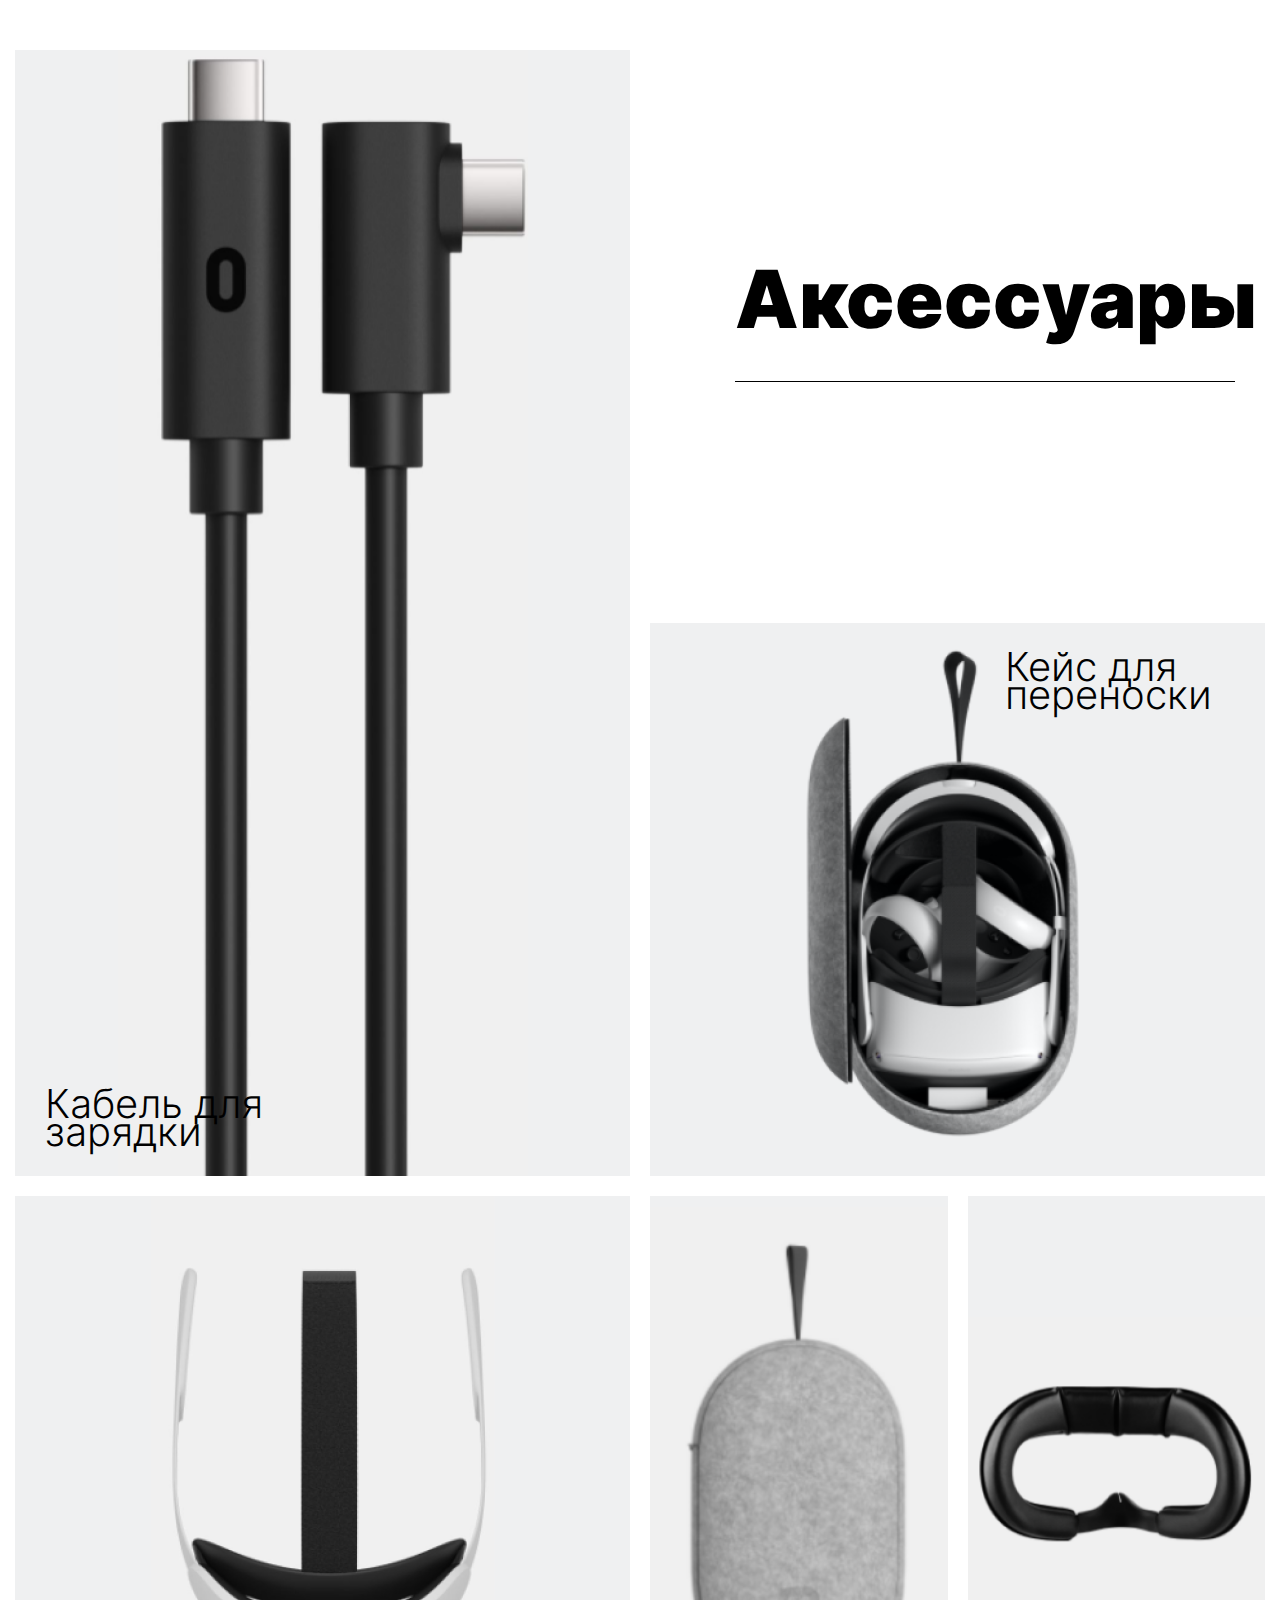
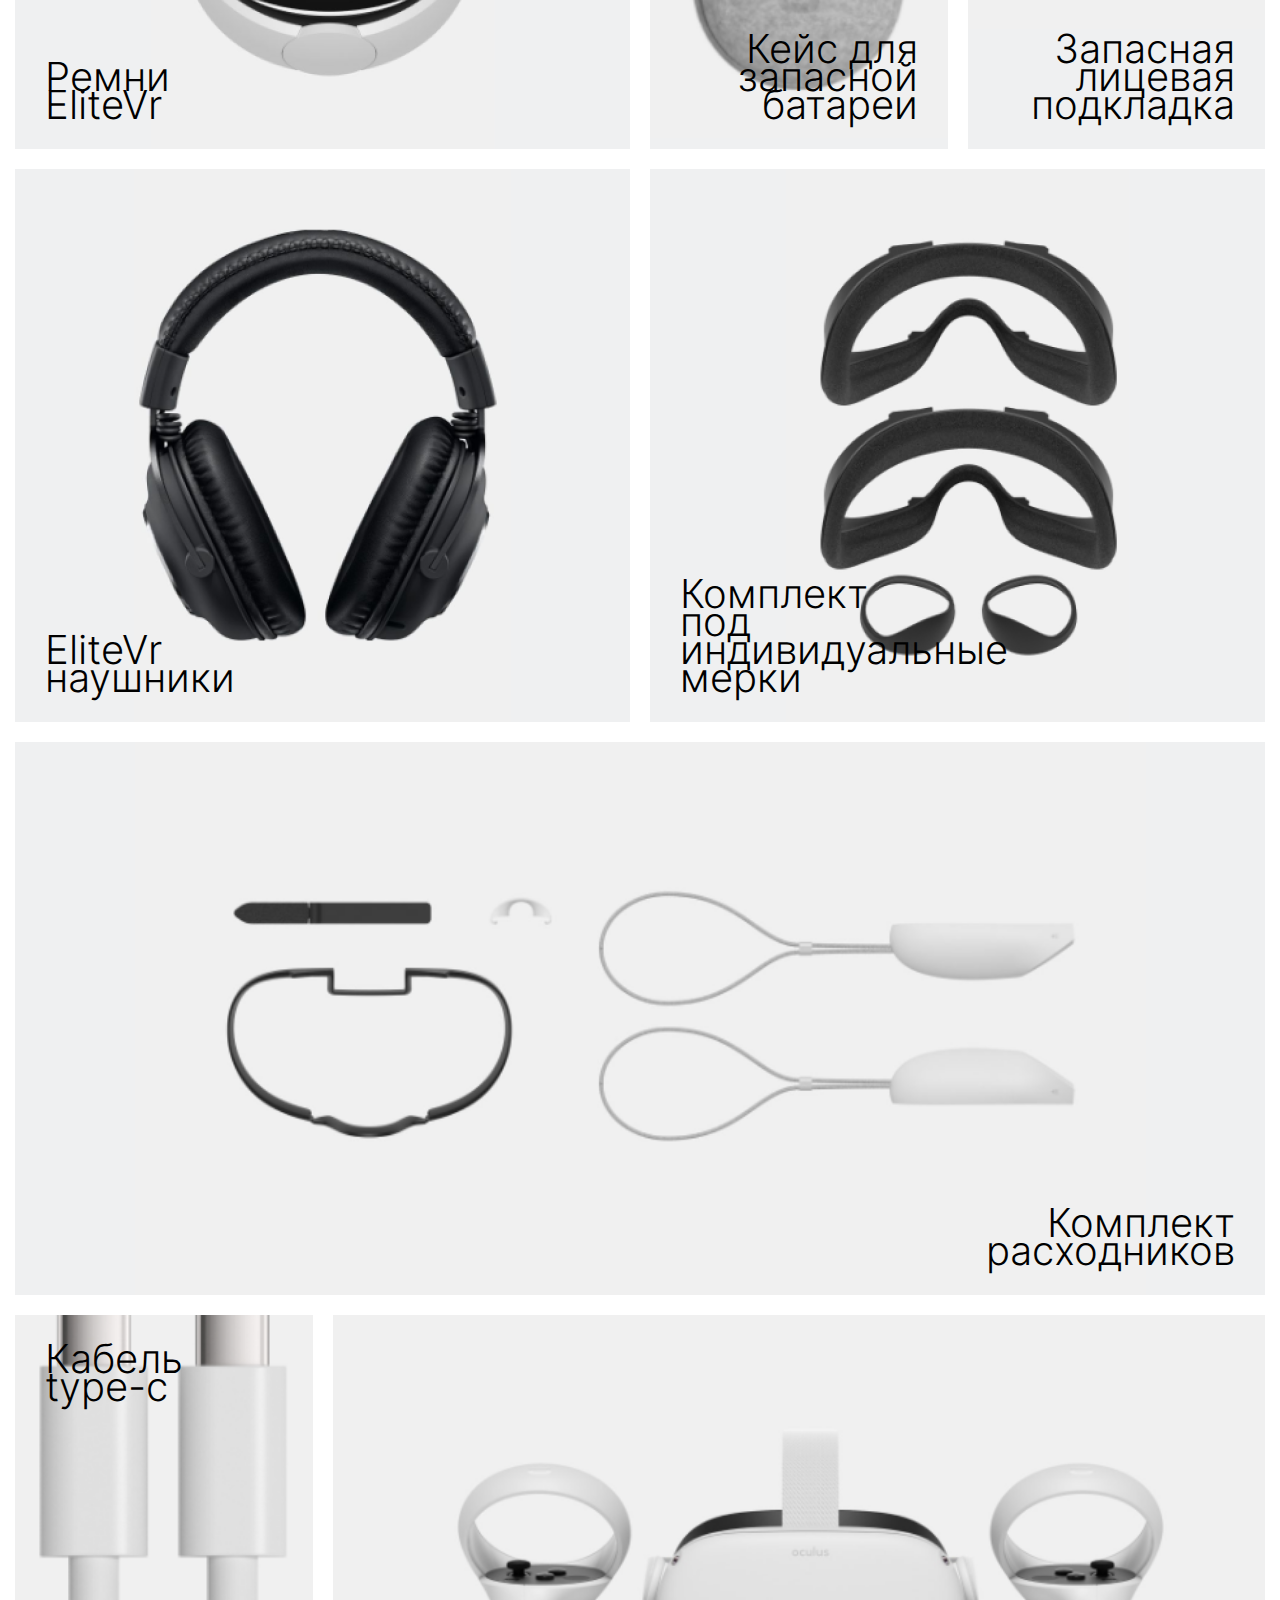
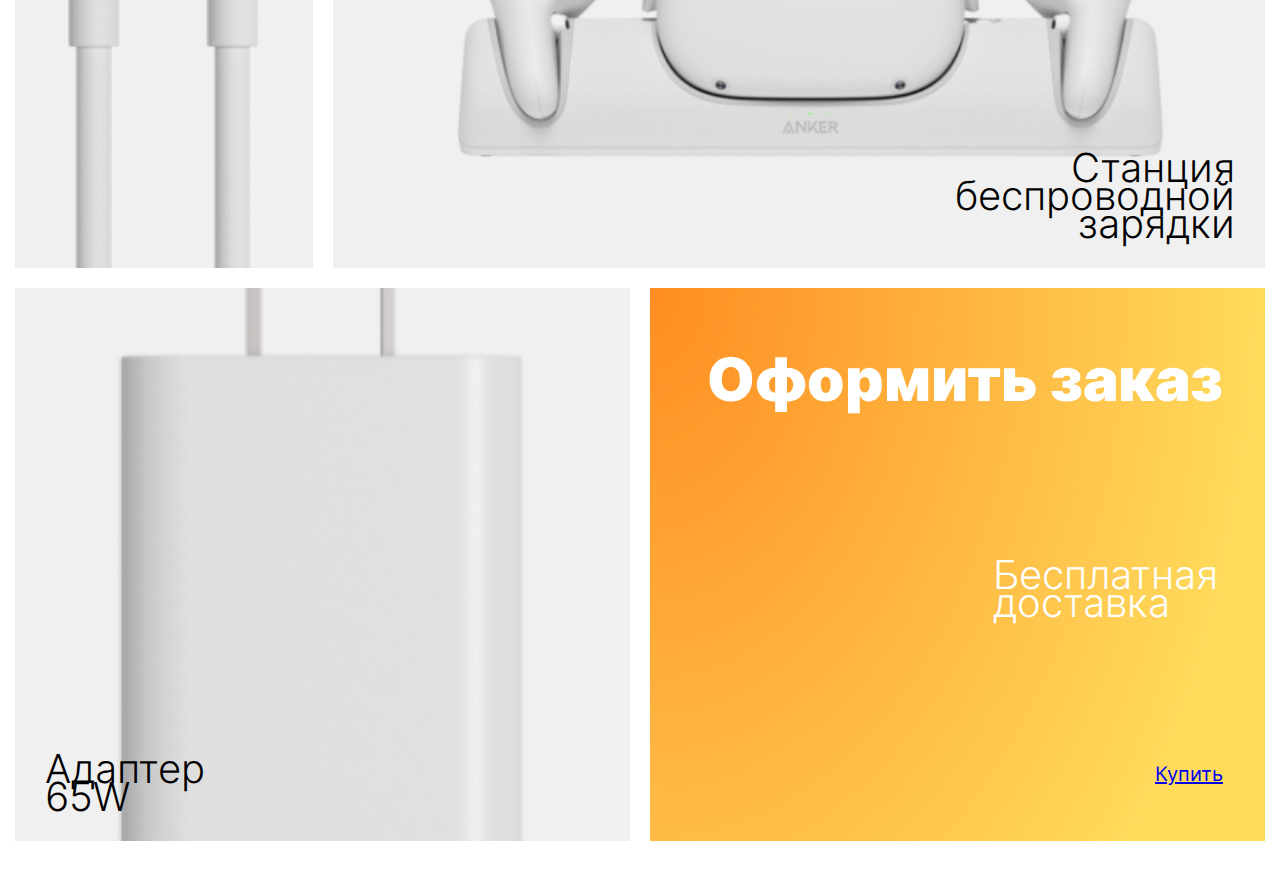
<file: accessories.html>
<!-- СТРАНИЦА ИЗ ДЗ 3 -->
<!DOCTYPE html>
<html>

<head>
    <meta charset="UTF-8">
    <meta name="viewport" content="width=device-width, initial-scale=1.0">
    <title>Аксессуары</title>
    <link rel="icon" href="img/favicon.ico" type="image/x-icon">
    <link href="https://cdn.jsdelivr.net/npm/bootstrap@5.1.3/dist/css/bootstrap.min.css" rel="stylesheet"
        integrity="sha384-1BmE4kWBq78iYhFldvKuhfTAU6auU8tT94WrHftjDbrCEXSU1oBoqyl2QvZ6jIW3" crossorigin="anonymous">
    <link rel="stylesheet" href="style.css">
</head>

<body>
    <section class="accessories container">
        <div class="accessories-grid">
            <div class="accessories-card a-card1">
                <h1>Аксессуары</h1>
            </div>
            <div class="accessories-card a-card2">
                <p>Кабель для зарядки</p>
            </div>
            <div class="accessories-card a-card3">
                <p>Кейс для переноски</p>
            </div>
            <div class="accessories-card a-card4">
                <p>Ремни EliteVr</p>
            </div>
            <div class="accessories-card a-card5">
                <p>Кейс для запасной батареи</p>
            </div>
            <div class="accessories-card a-card6">
                <p>Запасная лицевая подкладка</p>
            </div>
            <div class="accessories-card a-card7">
                <p>EliteVr наушники</p>
            </div>
            <div class="accessories-card a-card8">
                <p>Комплект под индивидуальные мерки</p>
            </div>
            <div class="accessories-card a-card9">
                <p>Комплект расходников</p>
            </div>
            <div class="accessories-card a-card10">
                <p>Кабель type-c</p>
            </div>
            <div class="accessories-card a-card11">
                <p>Станция беспроводной зарядки</p>
            </div>
            <div class="accessories-card a-card12">
                <p>Адаптер 65W</p>
            </div>
            <div class="accessories-card a-card13">
                <h3>Оформить заказ</h3>
                <p>
                    Бесплатная доставка
                </p>
                <a href="form.html" class="btn btn-primary">Купить</a>
            </div>
        </div>
    </section>
</body>
</file>
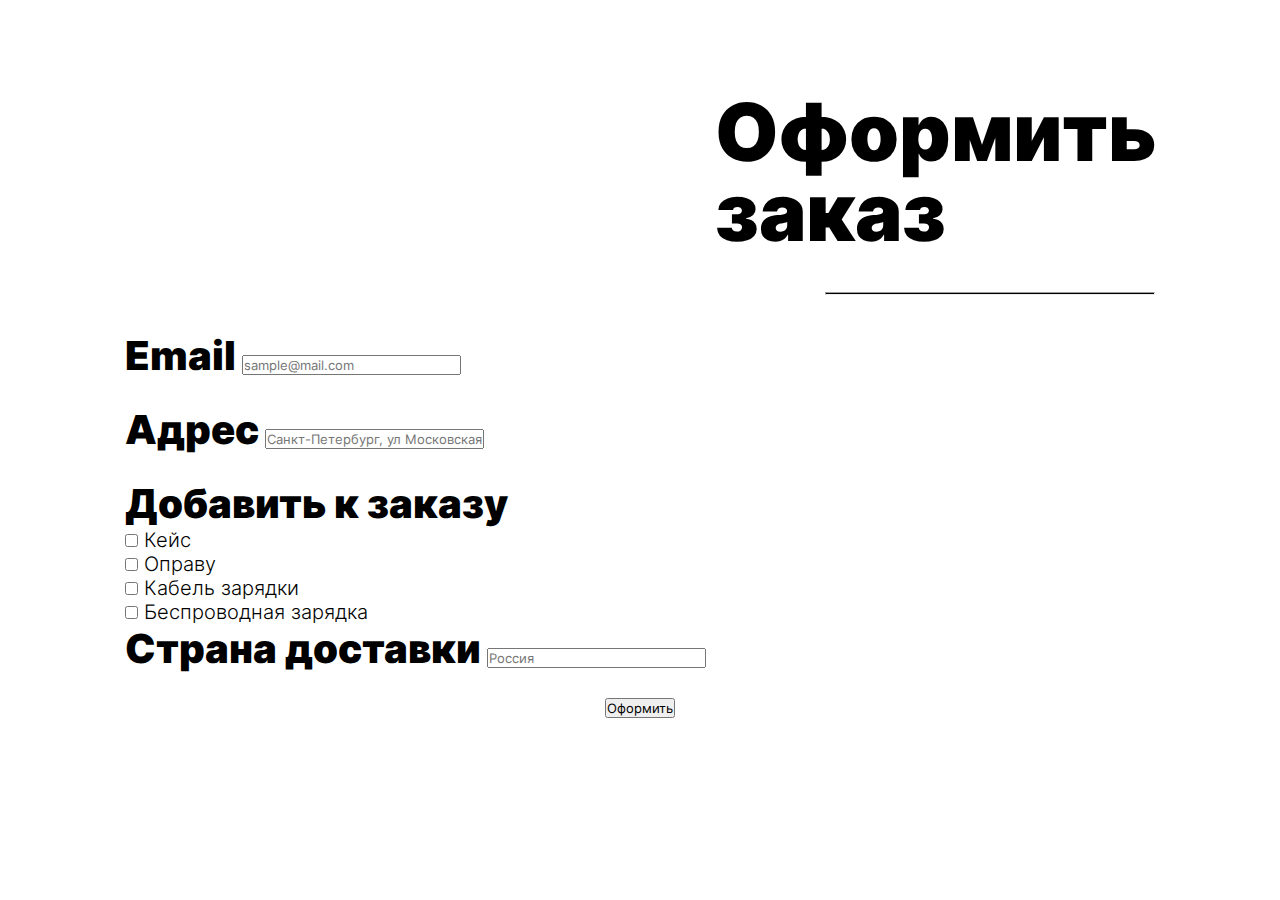
<file: form.html>
<!DOCTYPE html>
<html>
<head>
	<meta charset="UTF-8">
	<meta name="viewport" content="width=device-width, initial-scale=1.0">
	<title>Форма для регистрации заказа</title>
	<link rel="icon" href="img/favicon.ico" type="image/x-icon">
	<link href="https://cdn.jsdelivr.net/npm/bootstrap@5.1.3/dist/css/bootstrap.min.css" rel="stylesheet" integrity="sha384-1BmE4kWBq78iYhFldvKuhfTAU6auU8tT94WrHftjDbrCEXSU1oBoqyl2QvZ6jIW3" crossorigin="anonymous">
	<link rel="stylesheet" href="style.css">
</head>
<body>
	<div class="form__container container">
        <h2>Оформить заказ</h2>
        <hr>
        <form action="#" class="form">
        	<div>
	            <label for="mailInput">Email</label>
	            <input type="text" name="email" id="mailInput" class="form-control" placeholder="sample@mail.com">
            </div>
            <div>
				<label for="adressInput">Адрес</label>
				<input type="text" name="adress" id="adressInput" class="form-control" placeholder="Санкт-Петербург, ул Московская 23">
            </div>
            <div>
                <p>Добавить к заказу</p>
                <div>
                    <input type="checkbox" class=".form-check" id="additionalCase" name="case">
                    <label for="additionalInput">Кейс</label>
                </div>
                <div>
                    <input type="checkbox" class=".form-check" id="additionalFrame" name="frame">
                    <label for="additionalFrame">Оправу</label>
                </div>
                <div>
                    <input type="checkbox" class=".form-check" id="additionalCable" name="cable">
                    <label for="additionalCable">Кабель зарядки</label>
                </div>
                <div>
                    <input type="checkbox" class=".form-check" id="additionalWireless" name="wireless">
                    <label for="additionalWireless">Беспроводная зарядка</label>
                </div>
            </div>
            <div>
                <label for="contryInput">Страна доставки</label>
                <input type="text" name="adress" id="contryInput" class="form-control" placeholder="Россия">
            </div>
            <button class="form__btn btn btn-primary">Оформить</button>

        </form>
    </div>

</body>
</html>
</file>
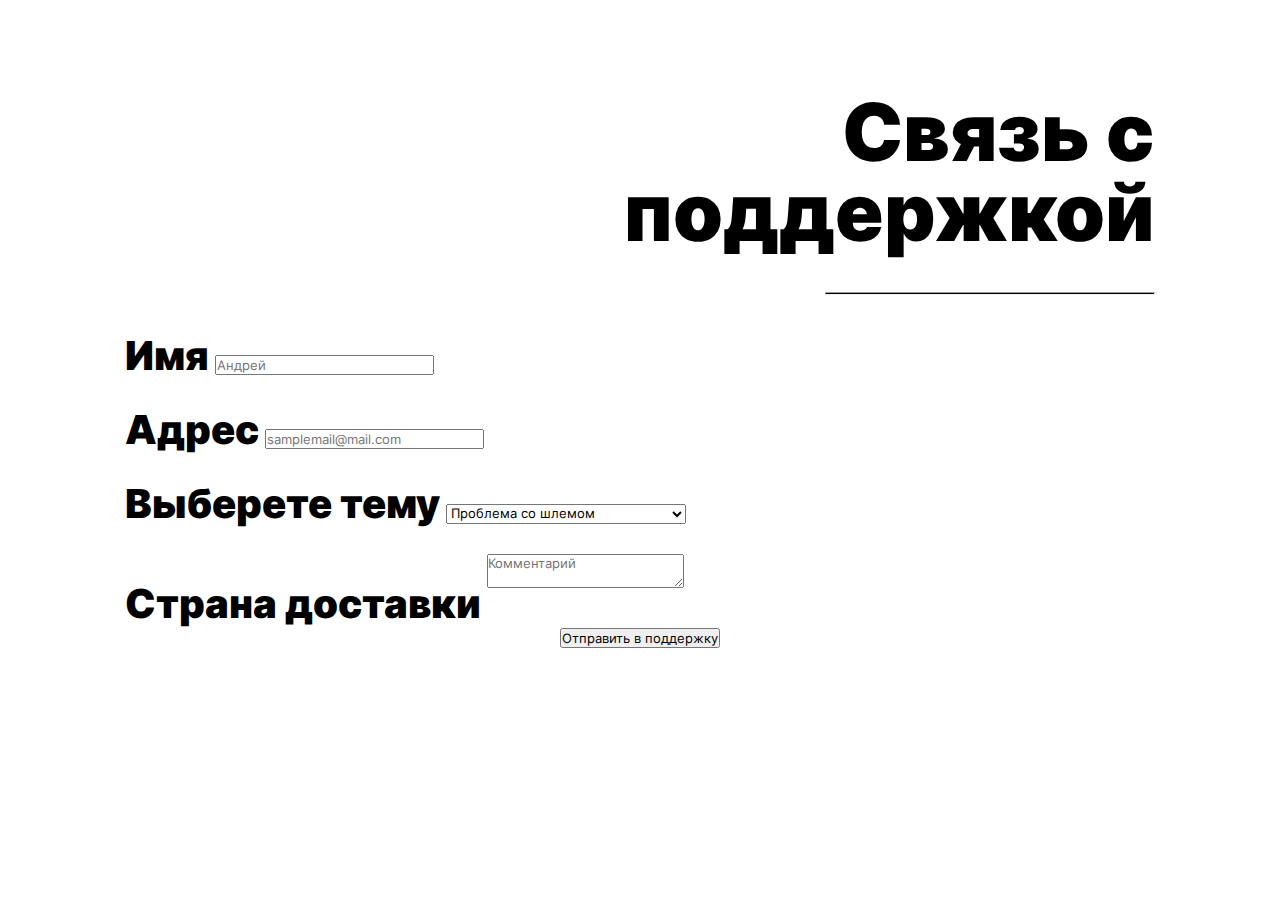
<file: support.html>
<!-- СТРАНИЦА ДЛЯ ДЗ 1 -->

<!DOCTYPE html>
<html lang="en">
<head>
    <meta charset="UTF-8">
    <meta http-equiv="X-UA-Compatible" content="IE=edge">
    <meta name="viewport" content="width=device-width, initial-scale=1.0">
    <title>Форма поддержки и обратной связи</title>
    <link href="https://cdn.jsdelivr.net/npm/bootstrap@5.1.3/dist/css/bootstrap.min.css" rel="stylesheet" integrity="sha384-1BmE4kWBq78iYhFldvKuhfTAU6auU8tT94WrHftjDbrCEXSU1oBoqyl2QvZ6jIW3" crossorigin="anonymous">
    <link rel="shortcut icon" href="img/favicon.ico" type="image/x-icon">
    <link rel="stylesheet" href="style.css">
</head>
<body>
    <div class="support-form container">
        <h2>Связь с поддержкой</h2>
        <hr>
        <form action="#" class="support-form__container">
            <div>
                <label for="mailInput">Имя</label>
                <input type="text" name="name" id="nameInput" class="form-control" placeholder="Андрей">
            </div>
            <div>
                <label for="adressInput">Адрес</label>
                <input type="text" name="email" id="emailInput" class="form-control" placeholder="samplemail@mail.com">
            </div>
            <div>
                <label for="ask-category">Выберете тему</label>
                <select class="form-select" id="ask-category">
                    <option selected value="p1">Проблема со шлемом</option>
                    <option value="p2">Проблема с доставкой</option>
                    <option value="p3">Проблема в эксплуатации</option>
                    <option value="p4">Рекомендации по обслуживанию</option>
                    <option value="p5">Общие вопросы</option>
                    <option value="p6">Жалобы и предложения</option>
                  </select>
            </div>
            <div>
                <label for="ask-comment">Страна доставки</label>
                <textarea name="comment" id="ask-comment" class="form-control" placeholder="Комментарий"></textarea>
            </div>
            <button class="support__button btn btn-primary">Отправить в поддержку</button>
        </form>
    </div>
</body>
</html>
</file>
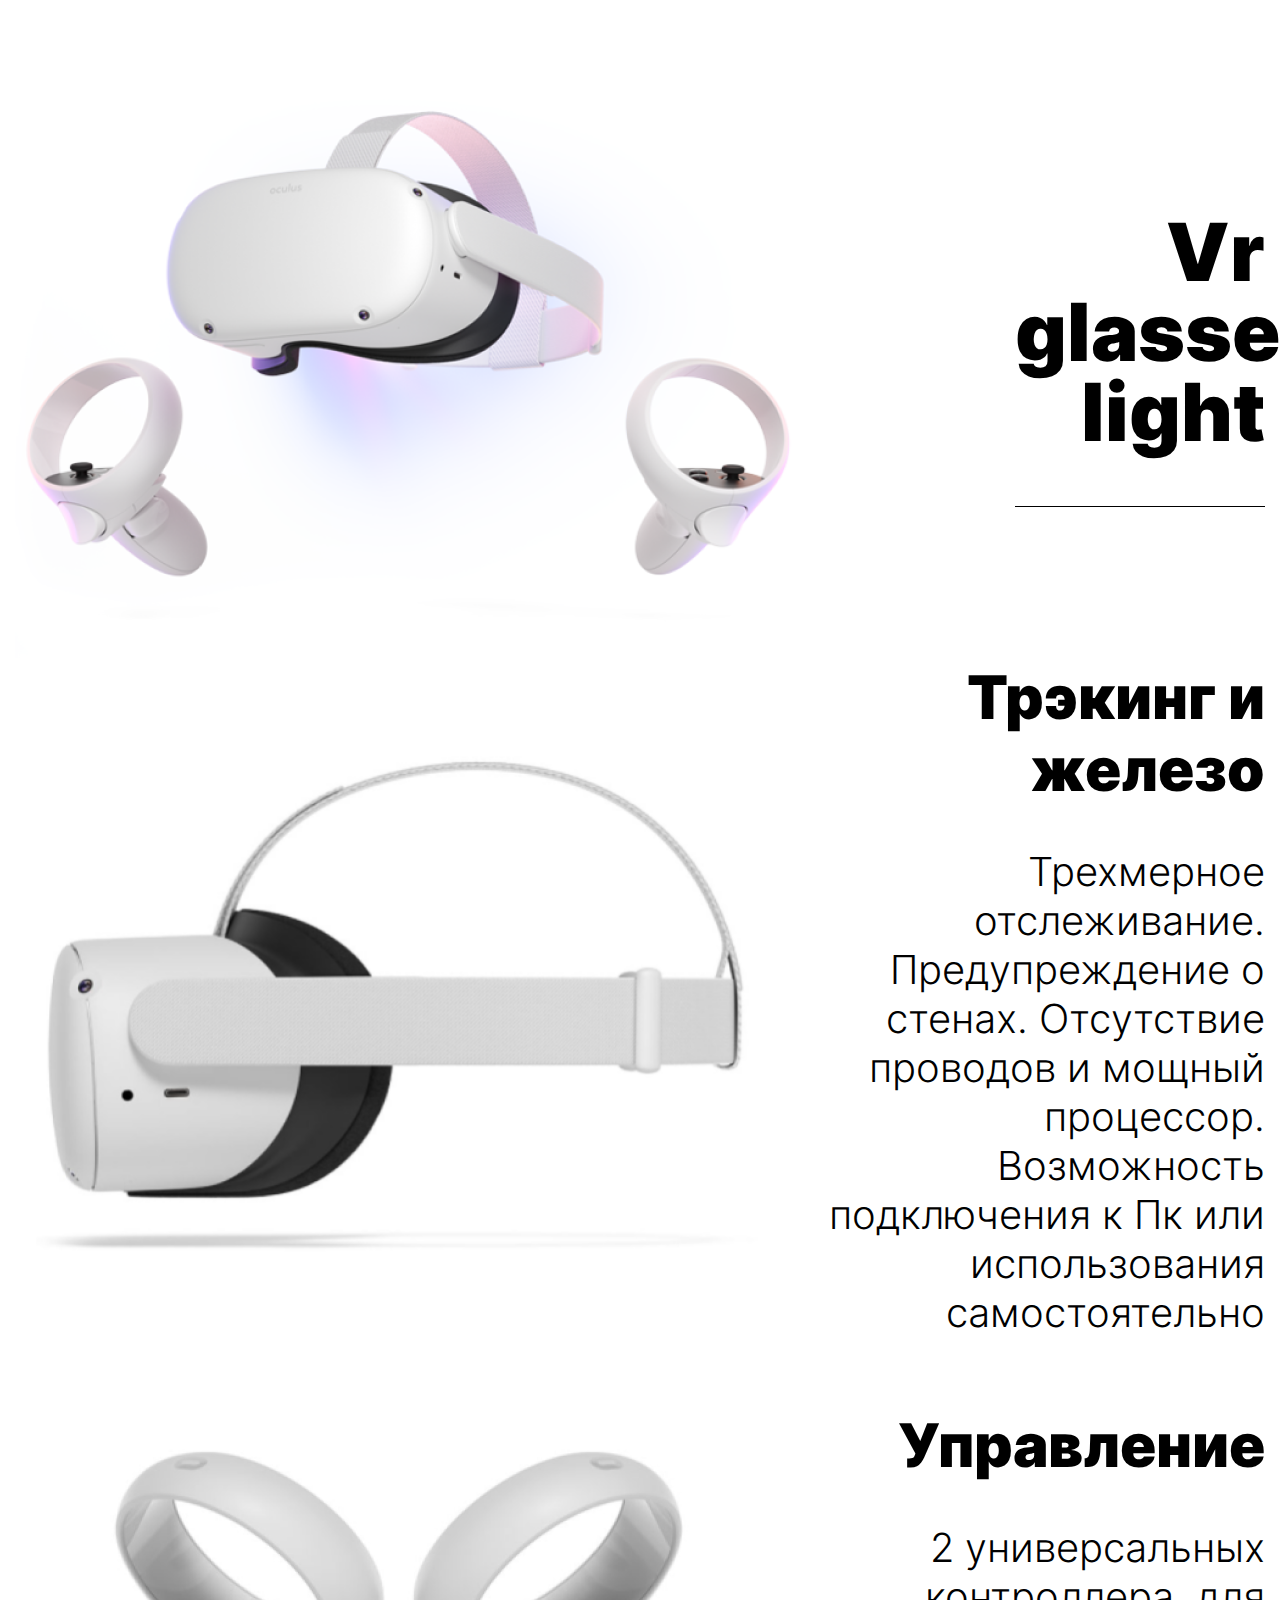
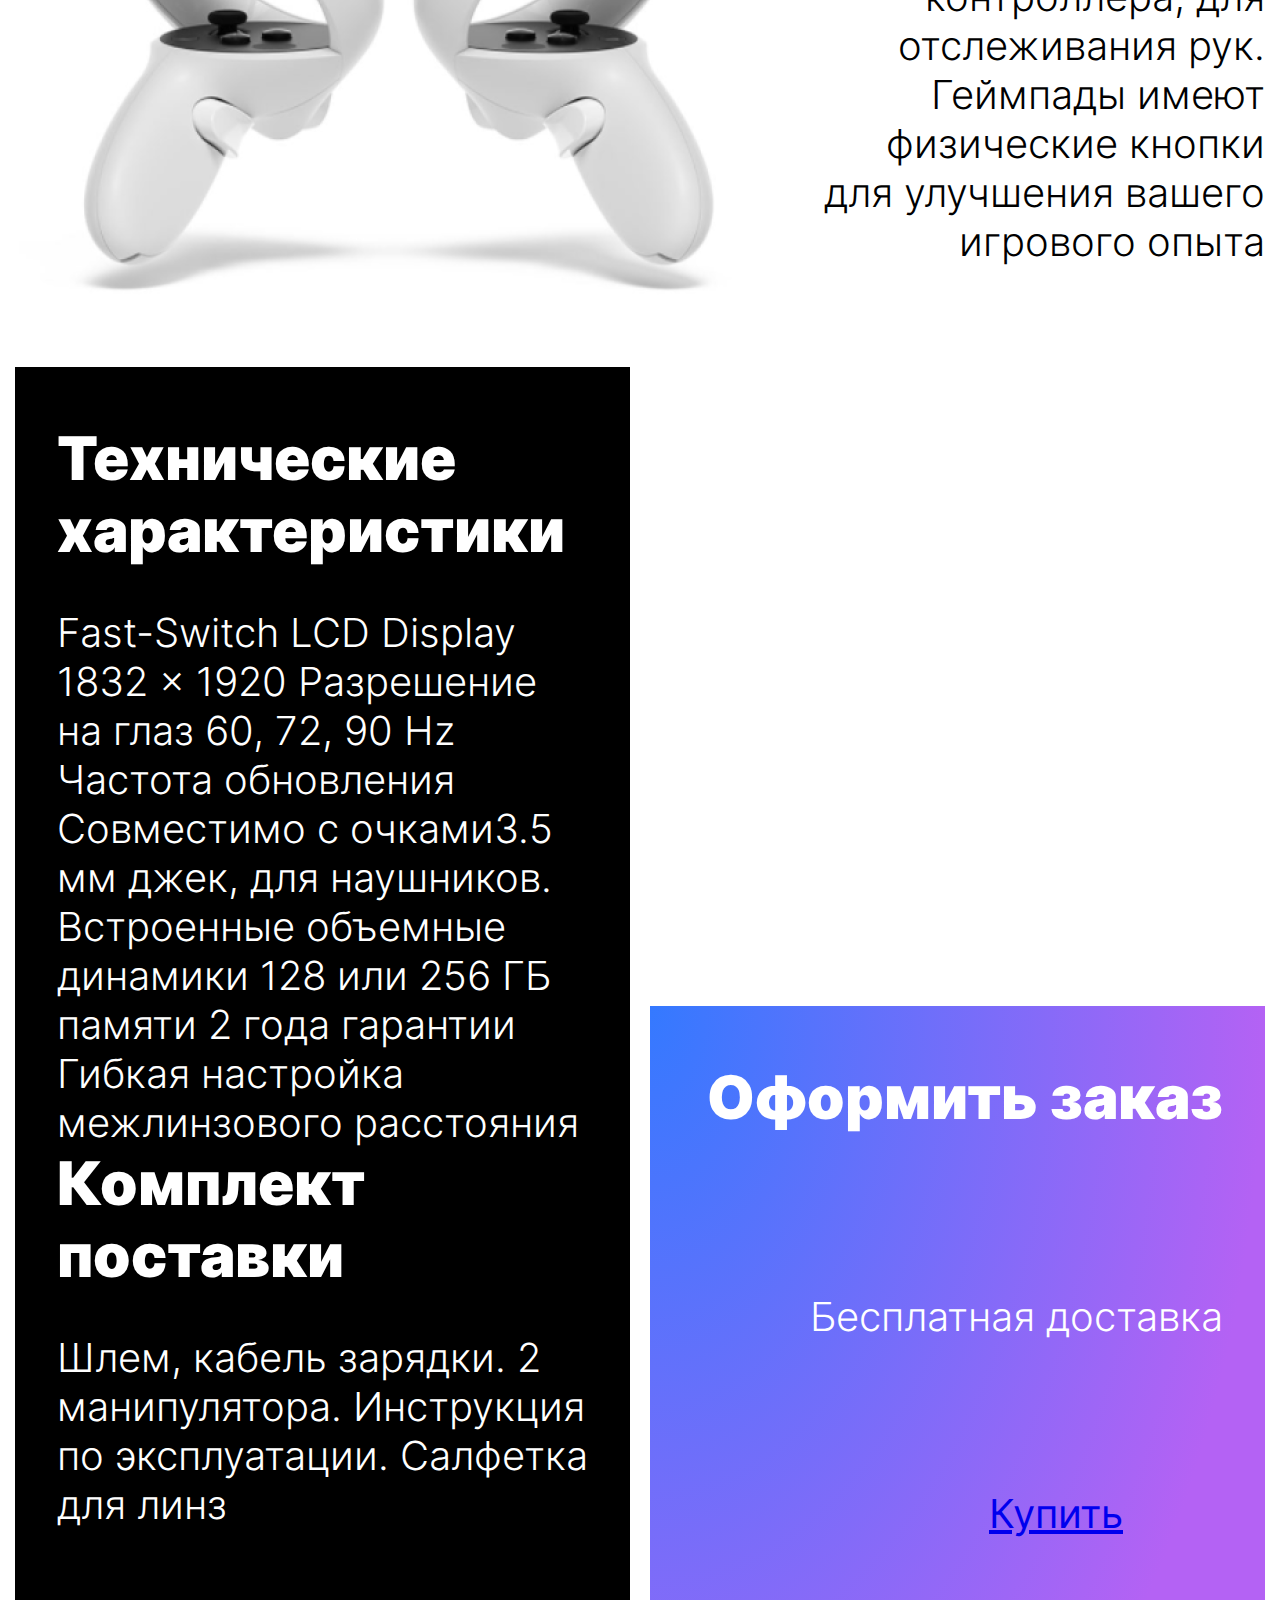
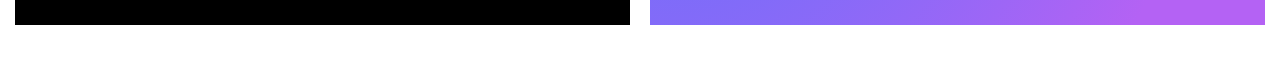
<file: vrlight.html>
<!DOCTYPE html>
<html>
<head>
	<meta charset="utf-8">
	<meta name="viewport" content="width=device-width, initial-scale=1">
	<title>VR Light</title>
	<!-- CSS only -->
    <link href="https://cdn.jsdelivr.net/npm/bootstrap@5.2.3/dist/css/bootstrap.min.css" rel="stylesheet" integrity="sha384-rbsA2VBKQhggwzxH7pPCaAqO46MgnOM80zW1RWuH61DGLwZJEdK2Kadq2F9CUG65" crossorigin="anonymous">
    <link rel="stylesheet" href="style.css">
    <link rel="icon" href="img/favicon.ico" type="image/x-icon">
</head>
<body>
	<section class="vrlight-body">
		<div class="container">
			<div class="vrlight-body__grid">
                    <div class="vrlight-body__item vrlight-body_title">
 						<img src="img/vr-light-page-img1.png" alt="VR очки с контроллерами">
                        <h1>Vr glasses light</h1>
                    </div>
                    <div class="vrlight-body__item vrlight-body_hardware">
 						<img src="img/vr-light-page-img2.png" alt="Вид VR очков">
                        <div>
                            <h3>Трэкинг и железо</h2>
                            <p>Трехмерное отслеживание. Предупреждение о стенах. Отсутствие проводов и мощный процессор. Возможность подключения к Пк или использования самостоятельно</p>
                        </div>
                    </div>
                    <div class="vrlight-body__item vrlight-body_input">
 						<img src="img/vr-light-page-img3.png" alt="Вид котроллеров">
                        <div>
                            <h3>Управление</h2>
                            <p>2 универсальных контроллера, для отслеживания рук. Геймпады имеют физические кнопки для улучшения вашего игрового опыта</p>
                        </div>
                    </div>
                    <div class="vrlight-body__item vrlight-body_technical">
 						<h3>Технические характеристики</h3>
                        <p>
                            Fast-Switch LCD Display
                            1832 x 1920 Разрешение на глаз
                            60, 72, 90 Hz Частота обновления
                            Совместимо с очками3.5 мм джек, для наушников. Встроенные объемные динамики
                            128 или 256 ГБ памяти
                            2 года гарантии
                            Гибкая настройка межлинзового расстояния
                        </p>
                        <h3>Комплект поставки</h3>
                        <p>
                            Шлем, кабель зарядки. 2 манипулятора. Инструкция по эксплуатации. Салфетка для линз
                        </p>
                    </div>
                    <div class="vrlight-body__item vrlight-body_buy">
 						<h3>Оформить заказ</h3>
                        <p>
                            Бесплатная доставка
                        </p>
                        <a href="form.html" class="btn btn-primary">Купить</a>
                    </div>
                </div>
		</div>
	</section>
</body>
</html>
</file>
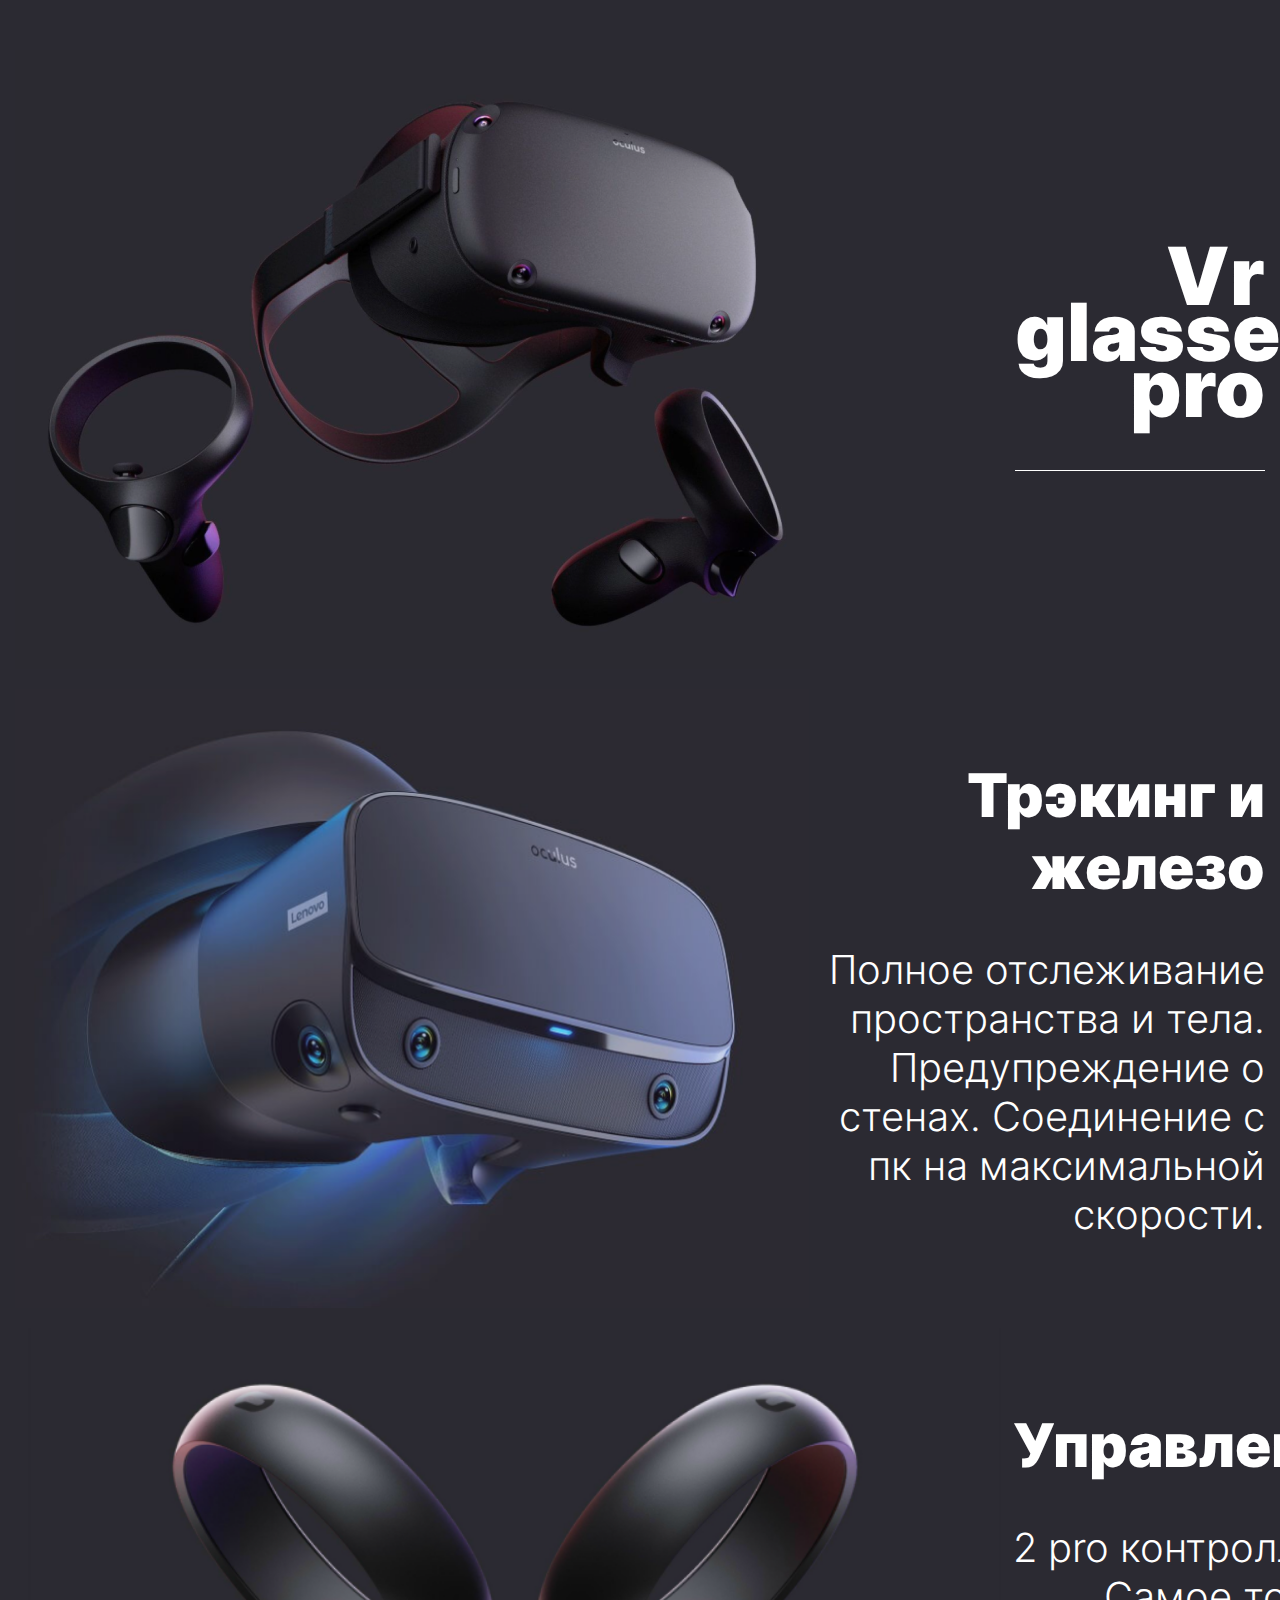
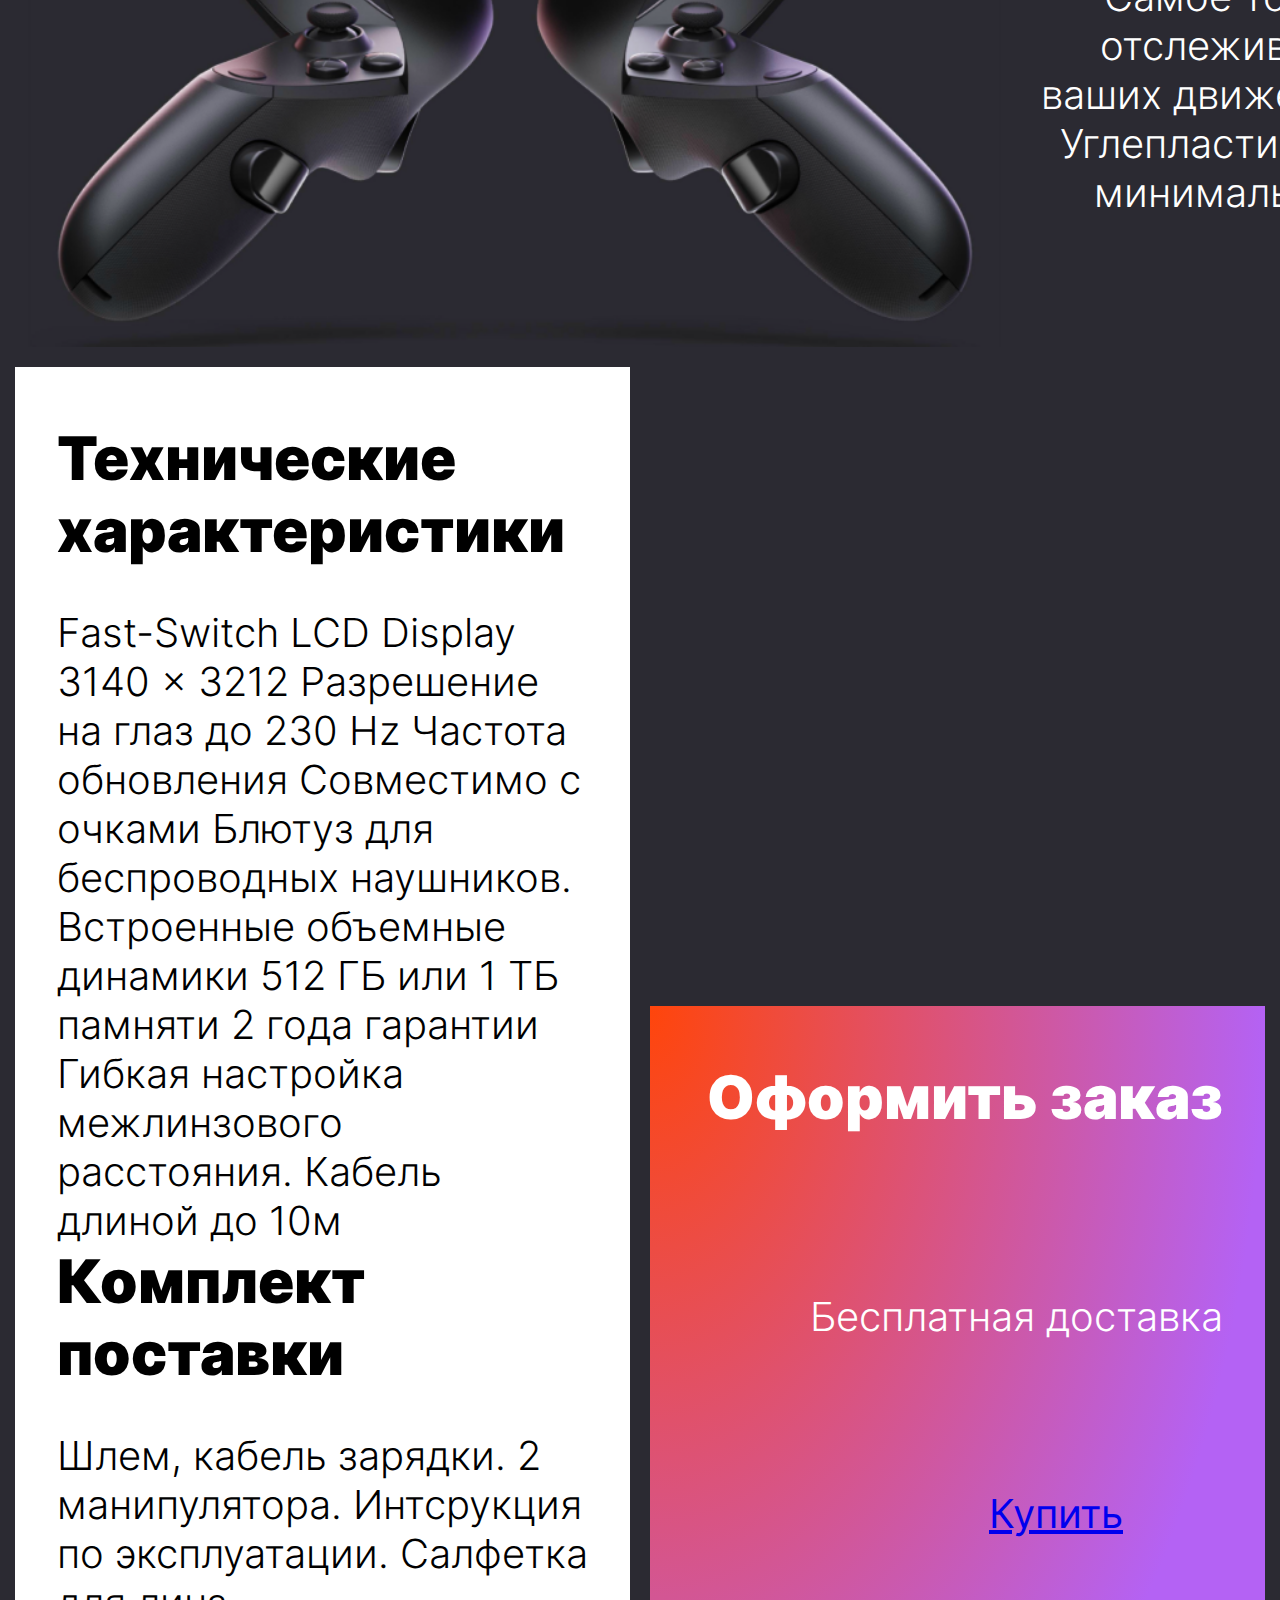
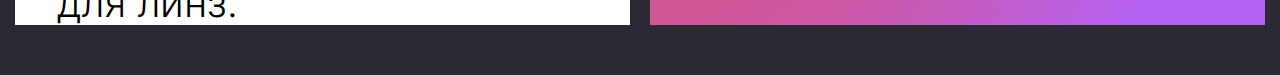
<file: vrpro.html>
<!-- СТРАНИЦА ИЗ ДЗ №2 -->
<!DOCTYPE html>
<html lang="ru">
<head>
    <meta charset="UTF-8">
    <meta http-equiv="X-UA-Compatible" content="IE=edge">
    <meta name="viewport" content="width=device-width, initial-scale=1.0">
    <title>Vr glasses pro</title>
    <link rel="shortcut icon" href="img/favicon.ico" type="image/x-icon">
    <link href="https://cdn.jsdelivr.net/npm/bootstrap@5.1.3/dist/css/bootstrap.min.css" rel="stylesheet" integrity="sha384-1BmE4kWBq78iYhFldvKuhfTAU6auU8tT94WrHftjDbrCEXSU1oBoqyl2QvZ6jIW3" crossorigin="anonymous">
    <link rel="stylesheet" href="style.css">
</head>
<body>
        <section class="vrpro-body">
            <div class="container">
                <div class="vrpro-body__grid">
                    <div class="vrpro-body__item vrpro-body_title">
                        <img src="img/vr-pro-page-img1.png" alt="">
                        <h1>Vr glasses pro</h1>
                    </div>
                    <div class="vrpro-body__item vrpro-body_hardware">
                        <img src="img/vr-pro-page-img2.png" alt="">
                        <div>
                            <h3>Трэкинг и железо</h2>
                            <p>Полное отслеживание пространства и тела. Предупреждение о стенах. Соединение с пк на максимальной скорости.</p>
                        </div>
                    </div>
                    <div class="vrpro-body__item vrpro-body_input">
                        <img src="img/vr-pro-page-img3.png" alt="">
                        <div>
                            <h3>Управление</h2>
                            <p>2 pro контроллера. Самое точное отслеживание ваших движений. Углепластик для минимального веса</p>
                        </div>
                    </div>
                    <div class="vrpro-body__item vrpro-body_technical">
                        <h3>Технические характеристики</h3>
                        <p>
                            Fast-Switch LCD Display
                            3140 x 3212 Разрешение на глаз
                            до 230 Hz Частота обновления
                            Совместимо с очками
                            Блютуз для беспроводных наушников. Встроенные объемные динамики
                            512 ГБ или 1 ТБ памняти
                            2 года гарантии
                            Гибкая настройка межлинзового расстояния.
                            Кабель длиной до 10м
                        </p>
                        <h3>Комплект поставки</h3>
                        <p>
                            Шлем, кабель зарядки. 2 манипулятора. Интсрукция по эксплуатации. Салфетка для линз.
                        </p>
                    </div>
                    <div class="vrpro-body__item vrpro-body_buy">
                        <h3>Оформить заказ</h3>
                        <p>
                            Бесплатная доставка
                        </p>
                        <a href="form.html" class="btn btn-primary">Купить</a>
                    </div>
                </div>
            </div>
        </section>
</body>
</html>
</file>
<file: style.css>
@import url('css/variables.css');
@import url('css/default-styles.css');
@import url('css/basic-styles.css');
</file>
